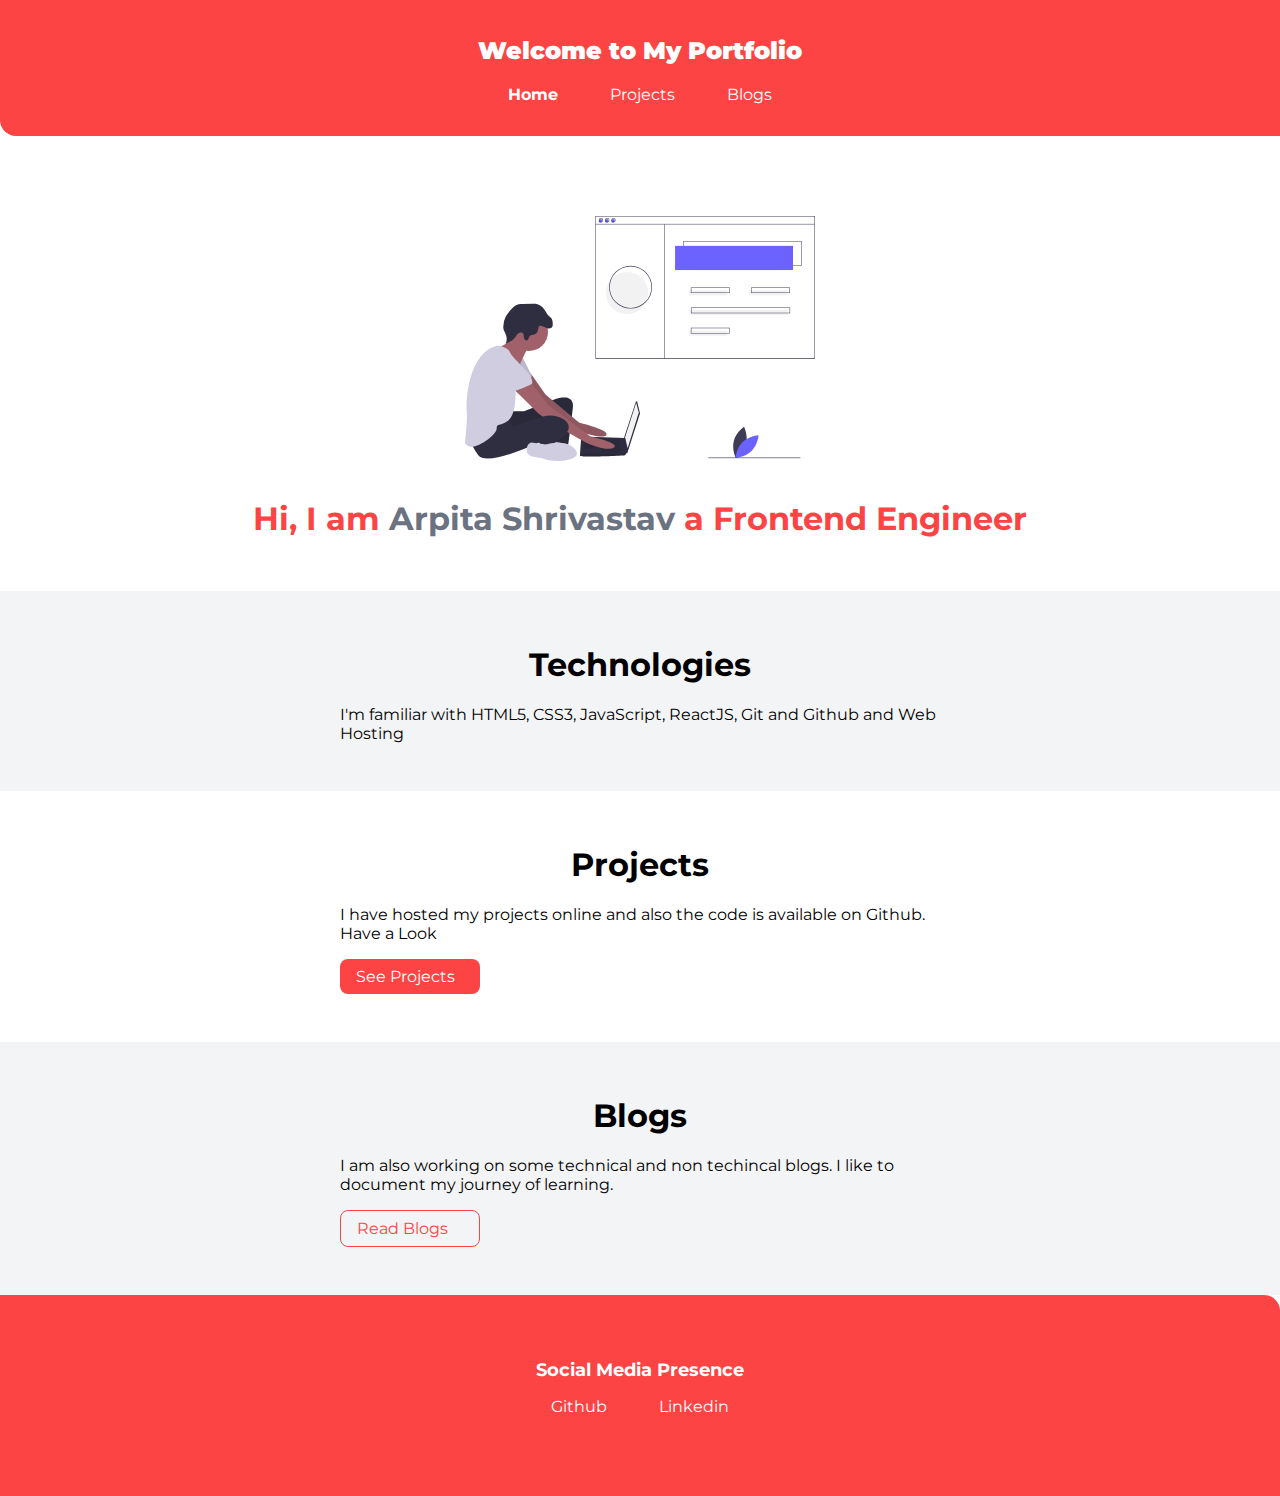
<file: index.html>
<!DOCTYPE html>
<html lang="en">
  <head>
    <meta charset="UTF-8" />
    <meta name="viewport" content="width=device-width, initial-scale=1.0" />
    <title>Portfolio | Arpita Shrivastav</title>
    <link href="styles.css" rel="stylesheet" />
  </head>
  <body>
    <nav class="navigation container">
      <div class="nav-brand" style="text-align: center;">
        <h2><strong>Welcome to My Portfolio</strong></h2>
      </div>
      <ul class="list-non-bullet nav-pills">
        <li class="list-item-inline">
          <a class="link link-active" href="/">Home</a>
        </li>
        <li class="list-item-inline">
          <a class="link" href="/projects.html">Projects</a>
        </li>
        <li class="list-item-inline">
          <a class="link" href="/blogs.html">Blogs</a>
        </li>
      </ul>
    </nav>

    <header class="hero">
      <img class="hero-img" src="images/dev.svg" />

      <h1 class="hero-heading">
        <span class="heading-inverted">Hi, I am</span>

        Arpita Shrivastav
        <span class="heading-inverted"> a Frontend Engineer</span>
      </h1>
    </header>

    <section class="section ow">
      <div class="container container-center">
        <h1>Technologies</h1>
        <p>
          I'm familiar with HTML5, CSS3, JavaScript, ReactJS, Git and Github and
          Web Hosting
        </p>
      </div>
    </section>

    <section class="section">
      <div class="container container-center">
        <h1>Projects</h1>
        <p>
          I have hosted my projects online and also the code is available on
          Github. Have a Look
        </p>
        <a class="link link-primary" href="/projects.html">See Projects</a>
      </div>
    </section>

    <section class="section ow">
      <div class="container container-center">
        <h1>Blogs</h1>
        <p>
          I am also working on some technical and non techincal blogs. I like to
          document my journey of learning.
        </p>
        <a class="link link-secondary" href="/blogs.html">Read Blogs</a>
      </div>
    </section>

    <footer class="footer">
      <div class="footer-header">Social Media Presence</div>
      <ul class="social-links list-non-bullet">
        <li class="list-item-inline">
          <a class="link" href="https://github.com/arpitashrivastav">
            Github
          </a>
        </li>

        <li class="list-item-inline">
          <a class="link" href="https://www.linkedin.com/in/arpitashrivastav">
            Linkedin
          </a>
        </li>
      </ul>
    </footer>
  </body>
</html>
</file>
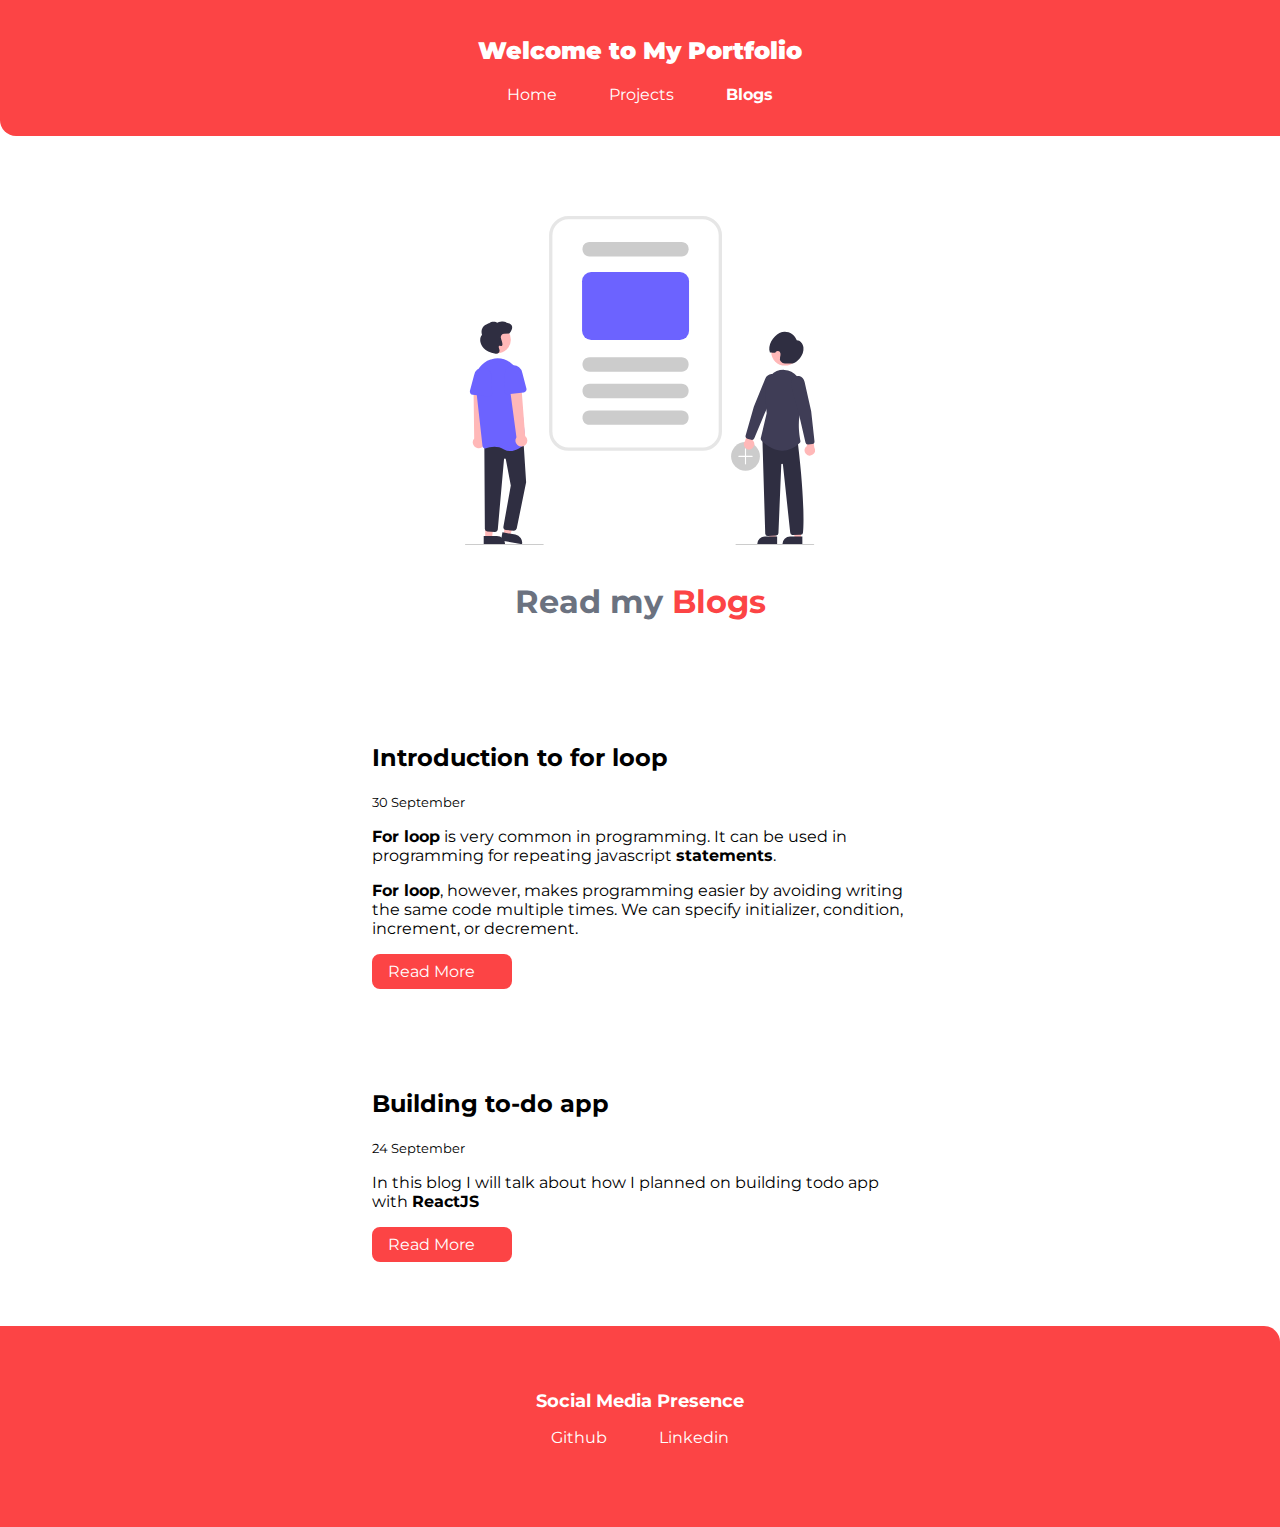
<file: blogs.html>
<!DOCTYPE html>
<html lang="en">

<head>
  <meta charset="UTF-8" />
  <meta name="viewport" content="width=device-width, initial-scale=1.0" />
  <link href="styles.css" rel="stylesheet" />
  <title>Blogs | Arpita Shrivastav</title>
</head>

<body>
  <nav class="navigation container">
    <div class="nav-brand" style="text-align: center;">
      <h2><strong>Welcome to My Portfolio</strong></h2>
    </div>
    <ul class="list-non-bullet nav-pills">
      <li class="list-item-inline">
        <a class="link" href="/">Home</a>
      </li>
      <li class="list-item-inline">
        <a class="link" href="/projects.html">Projects</a>
      </li>
      <li class="list-item-inline">
        <a class="link link-active" href="/blogs.html">Blogs</a>
      </li>
    </ul>
  </nav>

  <header class="hero">
    <img class="hero-img" src="images/blogs.svg" />
    <h1 class="hero-heading">
      Read my <span class="heading-inverted">Blogs</span>
    </h1>
  </header>

  <ul class="list-non-bullet">
    <li class="container container-center">
      <article class="showcase-list container container-center">
        <h2>Introduction to for loop</h2>
        <small>30 September</small>
        <p>
          <b>For loop</b> is very common in programming. It can be used in
          programming for repeating javascript <b>statements</b>.
        </p>
        <p>
          <b>For loop</b>, however, makes programming easier by avoiding writing the
          same code multiple times. We can specify initializer, condition,
          increment, or decrement.
        </p>
        <a role="button" class="link link-primary" href="./dummy-blogs/dummy-blog2.html">Read More</a>
      </article>
    </li>

    <li class="container container-center">
      <article class="showcase-list container container-center">
        <h2>Building to-do app</h2>
        <small>24 September</small>
        <p>
          In this blog I will talk about how I planned on building todo app with <b>ReactJS</b>
        </p>
        <a role="button" class="link link-primary" href="./dummy-blogs/dummy-blog1.html">Read More</a>
      </article>
    </li>
  </ul>

  <footer class="footer">
    <div class="footer-header">Social Media Presence</div>
    <ul class="social-links list-non-bullet">
      <li class="list-item-inline">
        <a class="link" href="https://github.com/arpitashrivastav">
          Github
        </a>
      </li>

      <li class="list-item-inline">
        <a class="link" href="https://www.linkedin.com/in/arpitashrivastav">
          Linkedin
        </a>
      </li>
    </ul>
  </footer>
</body>
</html>
</file>
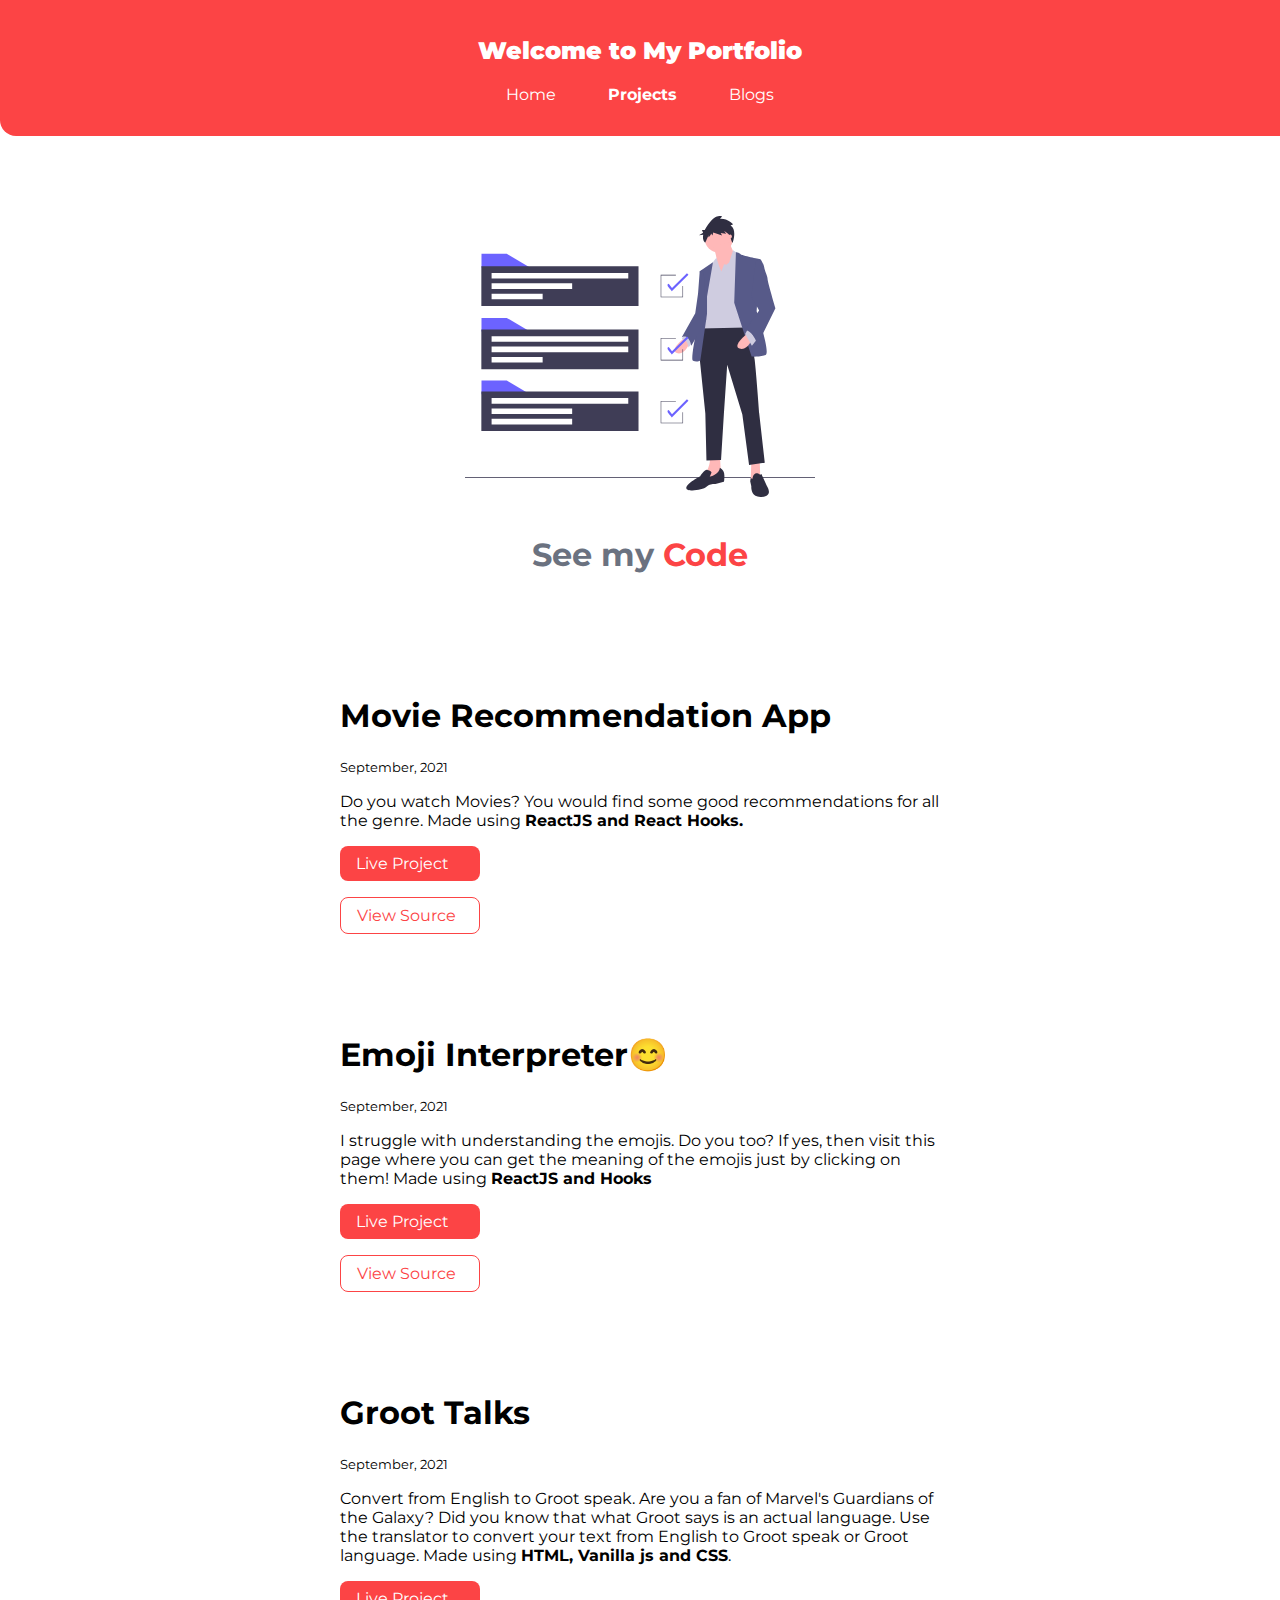
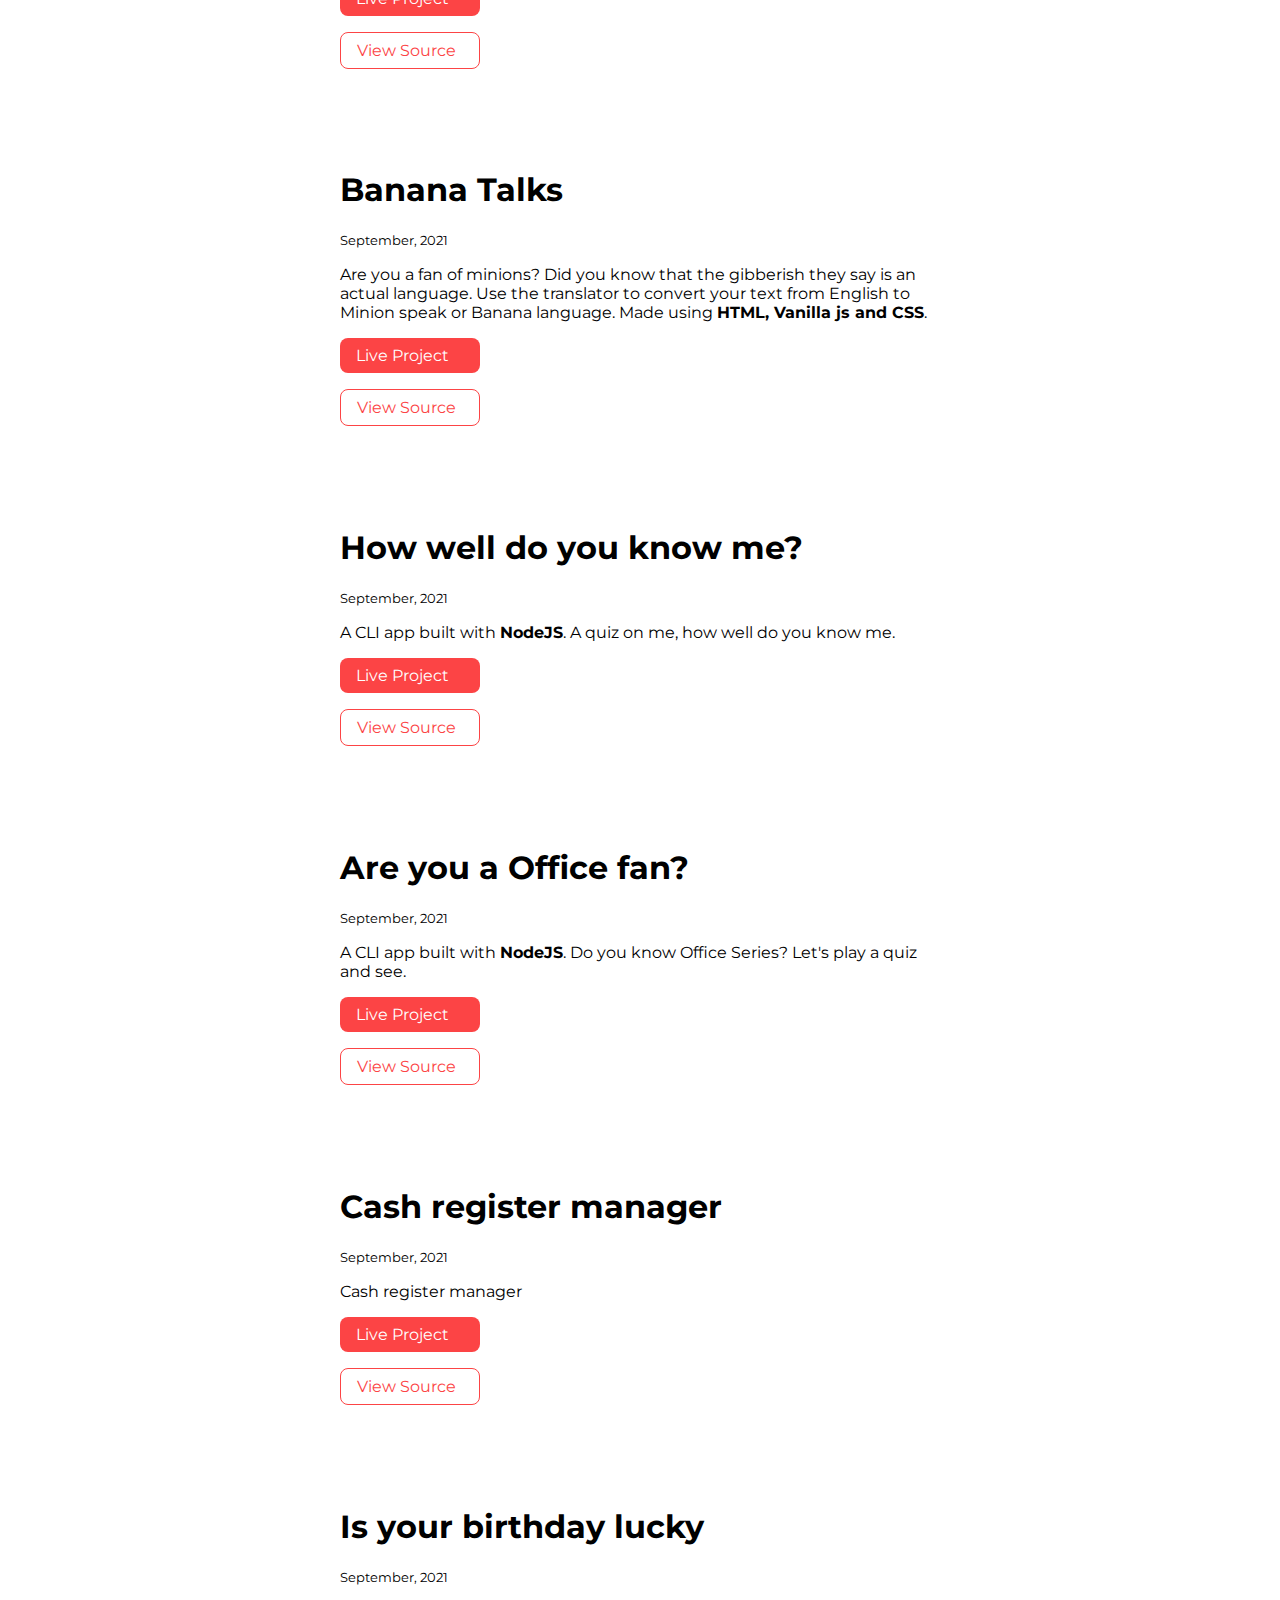
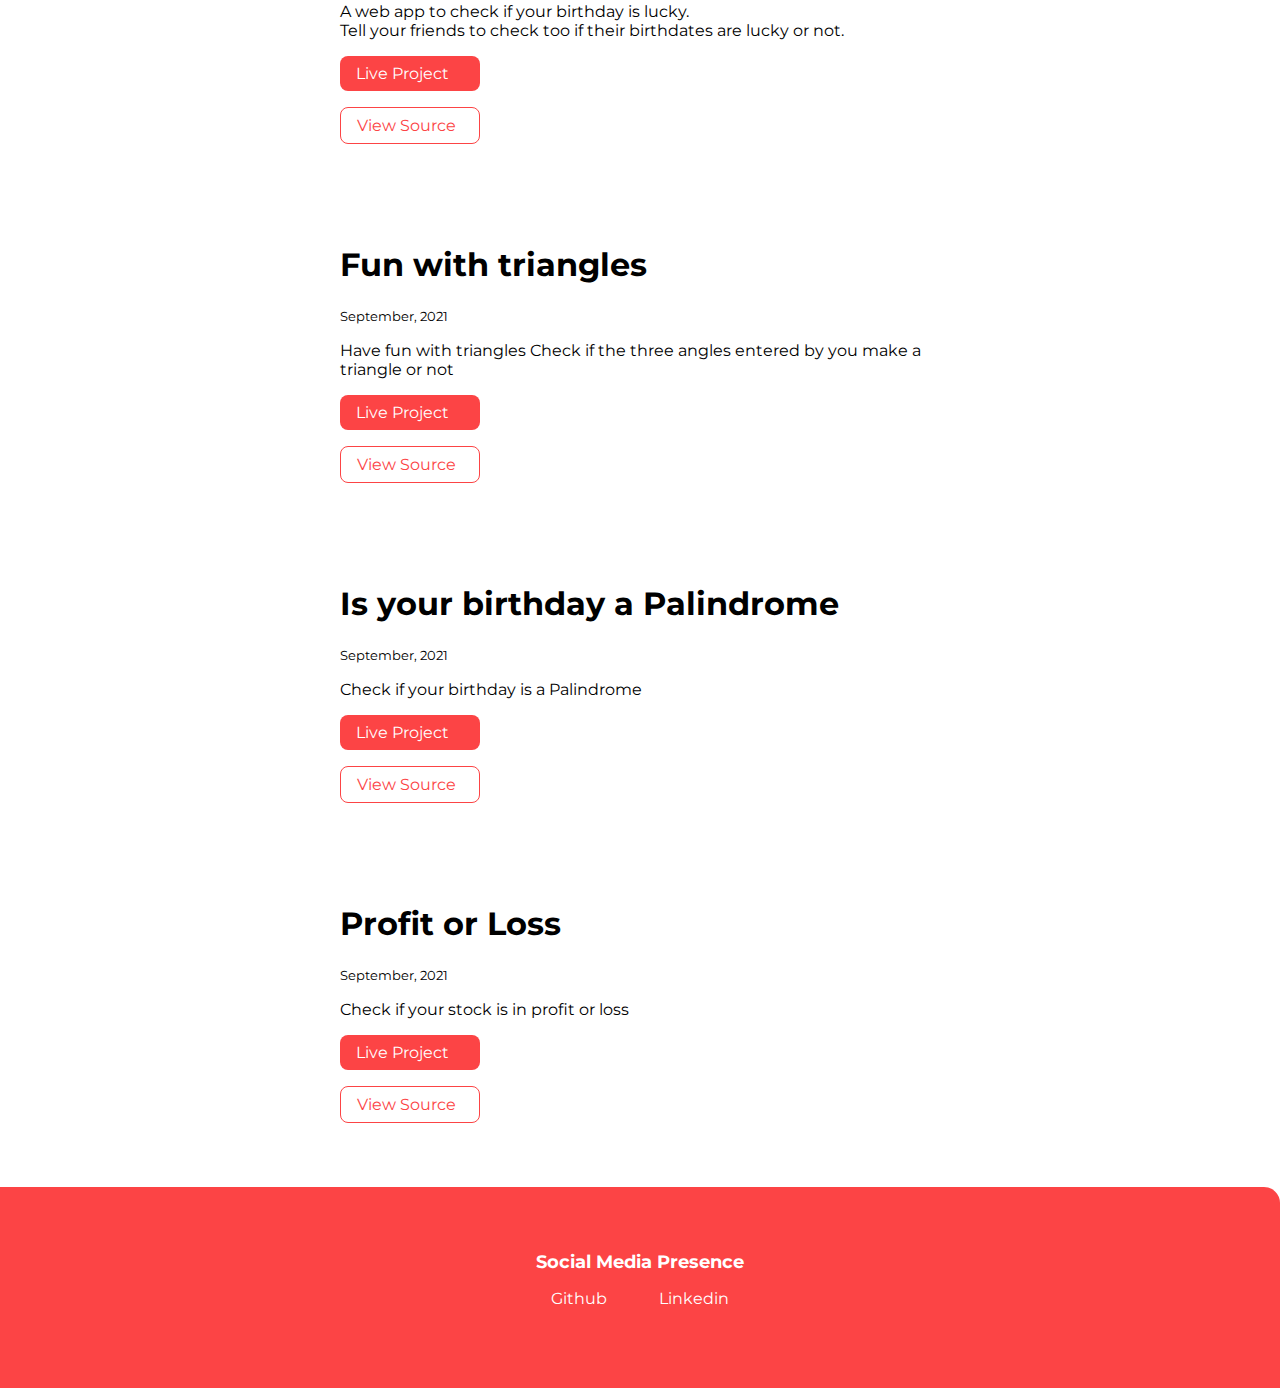
<file: projects.html>
<!DOCTYPE html>
<html lang="en">
  <head>
    <meta charset="UTF-8" />
    <meta name="viewport" content="width=device-width, initial-scale=1.0" />
    <link href="styles.css" rel="stylesheet" />
    <title>Projects | Arpita Shrivastav</title>
  </head>
  <body>
    <nav class="navigation container">
      <div class="nav-brand" style="text-align: center;">
        <h2><strong>Welcome to My Portfolio</strong></h2>
      </div>
      <ul class="list-non-bullet nav-pills">
        <li class="list-item-inline">
          <a class="link" href="/">Home</a>
        </li>
        <li class="list-item-inline">
          <a class="link link-active" href="/projects.html">Projects</a>
        </li>
        <li class="list-item-inline">
          <a class="link" href="/blogs.html">Blogs</a>
        </li>
      </ul>
    </nav>

    <header class="hero">
      <img class="hero-img" src="images/projects.svg" />
      <h1 class="hero-heading">
        See my <span class="heading-inverted"> Code</span>
      </h1>
    </header>

    <ul class="list-non-bullet">
      <li>
        <article class="showcase-list container container-center">
          <h1>Movie Recommendation App</h1>
          <small>September, 2021</small>
          <p>
            Do you watch Movies? You would find some good recommendations for
            all the genre. Made using <strong> ReactJS and React Hooks.</strong>
          </p>

          <a class="link link-primary" href="https://imdb-movie.netlify.app/"
            >Live Project</a
          >
          <a
            class="link link-secondary"
            href="https://github.com/arpitashrivastav/movie-recommendation"
            >View Source</a
          >
        </article>
      </li>

      <li>
        <article class="showcase-list container container-center">
          <h1>Emoji Interpreter😊</h1>
          <small>September, 2021</small>
          <p>
            I struggle with understanding the emojis. Do you too? If yes, then
            visit this page where you can get the meaning of the emojis just by
            clicking on them! Made using <strong>ReactJS and Hooks</strong>
          </p>

          <a
            class="link link-primary"
            href="https://fun-emoji-game.netlify.app/"
            >Live Project</a
          >
          <a
            class="link link-secondary"
            href="https://github.com/arpitashrivastav/emoji-interpreter"
            >View Source</a
          >
        </article>
      </li>

      <li>
        <article class="showcase-list container container-center">
          <h1>Groot Talks</h1>
          <small>September, 2021</small>
          <p>
            Convert from English to Groot speak. Are you a fan of Marvel's
            Guardians of the Galaxy? Did you know that what Groot says is an
            actual language. Use the translator to convert your text from
            English to Groot speak or Groot language. Made using
            <strong>HTML, Vanilla js and CSS</strong>.
          </p>

          <a class="link link-primary" href="https://groot-talkss.netlify.app/"
            >Live Project</a
          >
          <a
            class="link link-secondary"
            href="https://github.com/arpitashrivastav/groot-talks"
            >View Source</a
          >
        </article>
      </li>

      <li>
        <article class="showcase-list container container-center">
          <h1>Banana Talks</h1>
          <small>September, 2021</small>
          <p>
            Are you a fan of minions? Did you know that the gibberish they say
            is an actual language. Use the translator to convert your text from
            English to Minion speak or Banana language. Made using
            <strong>HTML, Vanilla js and CSS</strong>.
          </p>

          <a
            class="link link-primary"
            href="https://i-am-banana-translator.netlify.app/"
            >Live Project</a
          >
          <a
            class="link link-secondary"
            href="https://github.com/arpitashrivastav/learning-js-banana-app"
            >View Source</a
          >
        </article>
      </li>

      <li>
        <article class="showcase-list container container-center">
          <h1>How well do you know me?</h1>
          <small>September, 2021</small>
          <p>
            A CLI app built with <strong>NodeJS</strong>. A quiz on me, how well
            do you know me.
          </p>

          <a
            class="link link-primary"
            href="https://replit.com/@arpitashrivast1/do-you-know-me?embed=true"
            >Live Project</a
          >
          <a
            class="link link-secondary"
            href="https://github.com/arpitashrivastav/do-you-know-me"
            >View Source</a
          >
        </article>
      </li>

      <li>
        <article class="showcase-list container container-center">
          <h1>Are you a Office fan?</h1>
          <small>September, 2021</small>
          <p>
            A CLI app built with <strong>NodeJS</strong>. Do you know Office
            Series? Let's play a quiz and see.
          </p>

          <a
            class="link link-primary"
            href="https://replit.con/@arpitashrivast1/the-office?embed=true"
            >Live Project</a
          >
          <a
            class="link link-secondary"
            href="https://github.com/arpitashrivastav/the-office"
            >View Source</a
          >
        </article>
      </li>

      <li>
        <article class="showcase-list container container-center">
          <h1>Cash register manager</h1>
          <small>September, 2021</small>
          <p>
            Cash register manager
          </p>

          <a
            class="link link-primary"
            href="https://the-cash-register-manager.netlify.app"
            >Live Project</a
          >
          <a
            class="link link-secondary"
            href="https://github.com/arpitashrivastav/cash-register-manager"
            >View Source</a
          >
        </article>
      </li>

      <li>
        <article class="showcase-list container container-center">
          <h1>Is your birthday lucky</h1>
          <small>September, 2021</small>
          <p>
            A web app to check if your birthday is lucky.
            <br />
            Tell your friends to check too if their birthdates are lucky or not.
          </p>

          <a
            class="link link-primary"
            href="https://the-lucky-birthdayy.netlify.app/"
            >Live Project</a
          >
          <a
            class="link link-secondary"
            href="https://github.com/arpitashrivastav/is-your-birthday-lucky"
            >View Source</a
          >
        </article>
      </li>

      <li>
        <article class="showcase-list container container-center">
          <h1>Fun with triangles</h1>
          <small>September, 2021</small>
          <p>
            Have fun with triangles Check if the three angles entered by you
            make a triangle or not
          </p>

          <a
            class="link link-primary"
            href="https://funn-with-triangle.netlify.app"
            >Live Project</a
          >
          <a
            class="link link-secondary"
            href="https://github.com/arpitashrivastav/fun-with-triangles"
            >View Source</a
          >
        </article>
      </li>

      <li>
        <article class="showcase-list container container-center">
          <h1>Is your birthday a Palindrome</h1>
          <small>September, 2021</small>
          <p>
            Check if your birthday is a Palindrome
          </p>

          <a
            class="link link-primary"
            href="https://palindrome-birthdayyy.netlify.app/"
            >Live Project</a
          >
          <a
            class="link link-secondary"
            href="https://github.com/arpitashrivastav/palindrome-birthday"
            >View Source</a
          >
        </article>
      </li>

      <li>
        <article class="showcase-list container container-center">
          <h1>Profit or Loss</h1>
          <small>September, 2021</small>
          <p>
            Check if your stock is in profit or loss
          </p>

          <a
            class="link link-primary"
            href="https://the-stock-purchase.netlify.app/"
            >Live Project</a
          >
          <a
            class="link link-secondary"
            href="https://github.com/arpitashrivastav/stock-purchase"
            >View Source</a
          >
        </article>
      </li>
    </ul>

    <footer class="footer">
      <div class="footer-header">Social Media Presence</div>
      <ul class="social-links list-non-bullet">
        <li class="list-item-inline">
          <a class="link" href="https://github.com/arpitashrivastav">
            Github
          </a>
        </li>

        <li class="list-item-inline">
          <a class="link" href="https://www.linkedin.com/in/arpitashrivastav">
            Linkedin
          </a>
        </li>
      </ul>
    </footer>
  </body>
</html>
</file>
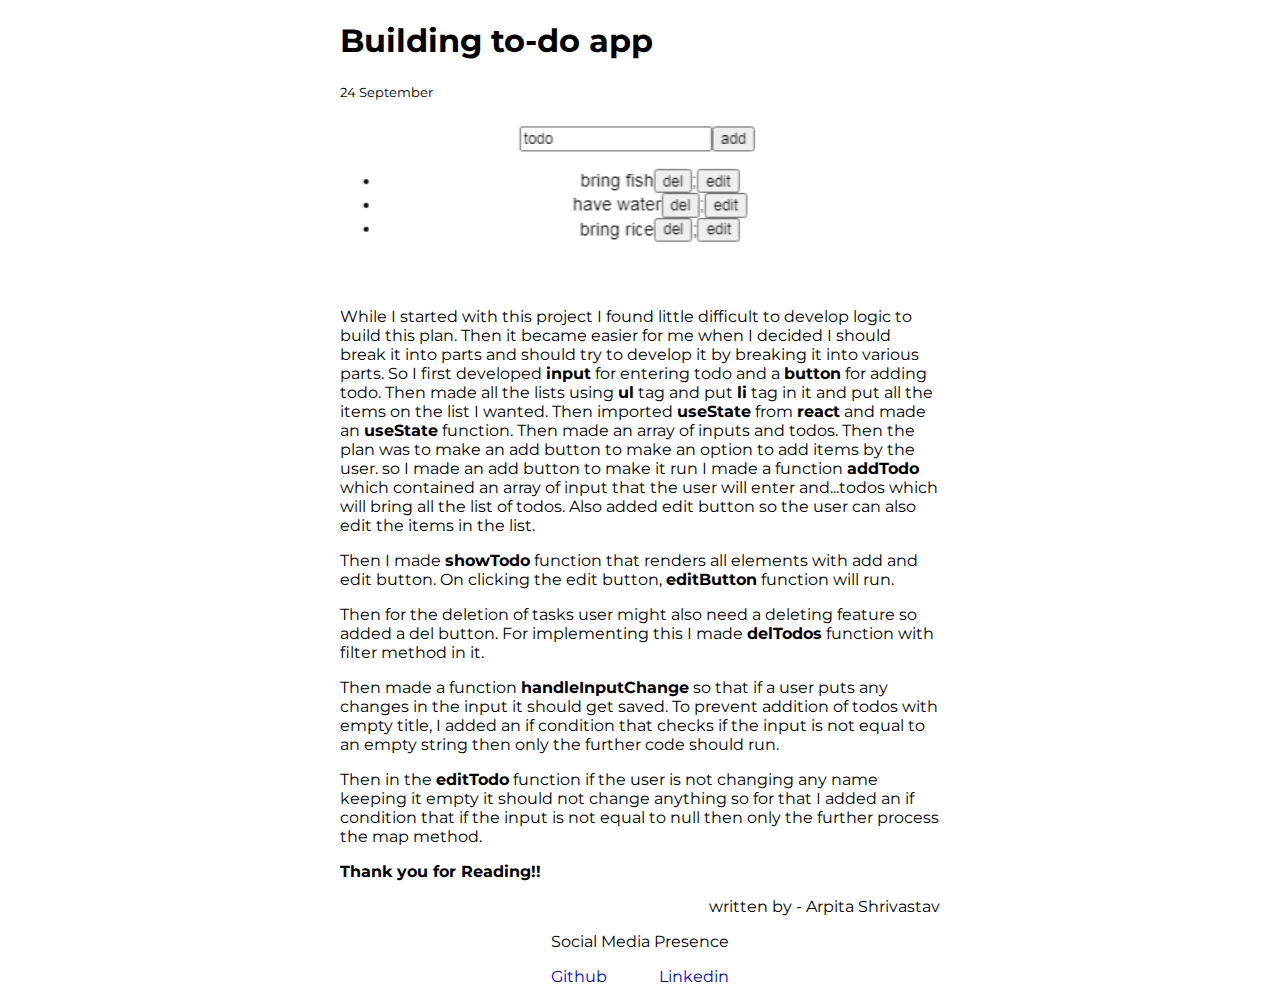
<file: dummy-blogs/dummy-blog1.html>
<!DOCTYPE html>
<html lang="en">

<head>
  <meta charset="UTF-8" />
  <meta name="viewport" content="width=device-width, initial-scale=1.0" />
  <link rel="stylesheet" href="../styles.css" />
  <title>Building to-do app</title>
</head>

<body class="container container-center">
  <h1>Building to-do app</h1>
  <small>24 September</small>
  <br />
  <br />
  <div>
    <img src="image/to-do.png" alt="todo app image" class="hero-img" width="600" />
  </div>
  <p>
    While I started with this project I found little difficult to develop logic to build this plan. Then it became
    easier
    for me when
    I decided I should break it into parts and should try to develop it by breaking it into various parts. So I first
    developed <b>input</b> for entering todo and a <b>button</b> for adding todo. Then made all the lists using
    <b>ul</b> tag and put <b>li</b> tag in
    it and put all the items on the list I wanted. Then imported <b>useState</b> from <b>react</b> and made an
    <b>useState</b> function.
    Then made an array of inputs and todos. Then the plan was to make an add button to make an option to add items by
    the user. so I made an add button to make it run I made a function <b>addTodo</b> which contained an array of input
    that
    the user will enter and...todos which will bring all the list of todos.
    Also added edit button so the user can also edit the items in the list.

  </p>
  <p>

    Then I made <b>showTodo</b> function that renders all elements with add and edit button. On clicking the edit
    button, <b>editButton</b> function will run.
  </p>

  <p>
    Then for the deletion of tasks user might also need a deleting feature so added a del button. For implementing this
    I made <b>delTodos</b> function with filter method in it.

  </p>
  <p> Then made a function <b>handleInputChange</b> so that if a user puts any changes in the input it should get saved. 
  To prevent addition of todos with empty title, I added an if condition that checks if the
    input is not equal to an empty string then only the further code should run.
  </p>
  <p>Then in the <b>editTodo</b> function if the user is not changing any name keeping it empty it should not change
    anything
    so for that I added an if condition that if the input is not equal to null then only the further process the map
    method.</p>
  <p><b>Thank you for Reading!!</b></p>

  <p style="text-align: right;">written by - Arpita Shrivastav</p>
  <footer class="container container-center">
    <div style="text-align: center;">Social Media Presence</div>
    <ul class="social-links list-non-bullet" style="text-align: center;">
      <li class="list-item-inline">
        <a class="link" href="https://github.com/arpitashrivastav">
          Github
        </a>
      </li>

      <li class="list-item-inline">
        <a class="link" href="https://www.linkedin.com/in/arpitashrivastav">
          Linkedin
        </a>
      </li>
    </ul>
  </footer>
</body>

</html>
</file>
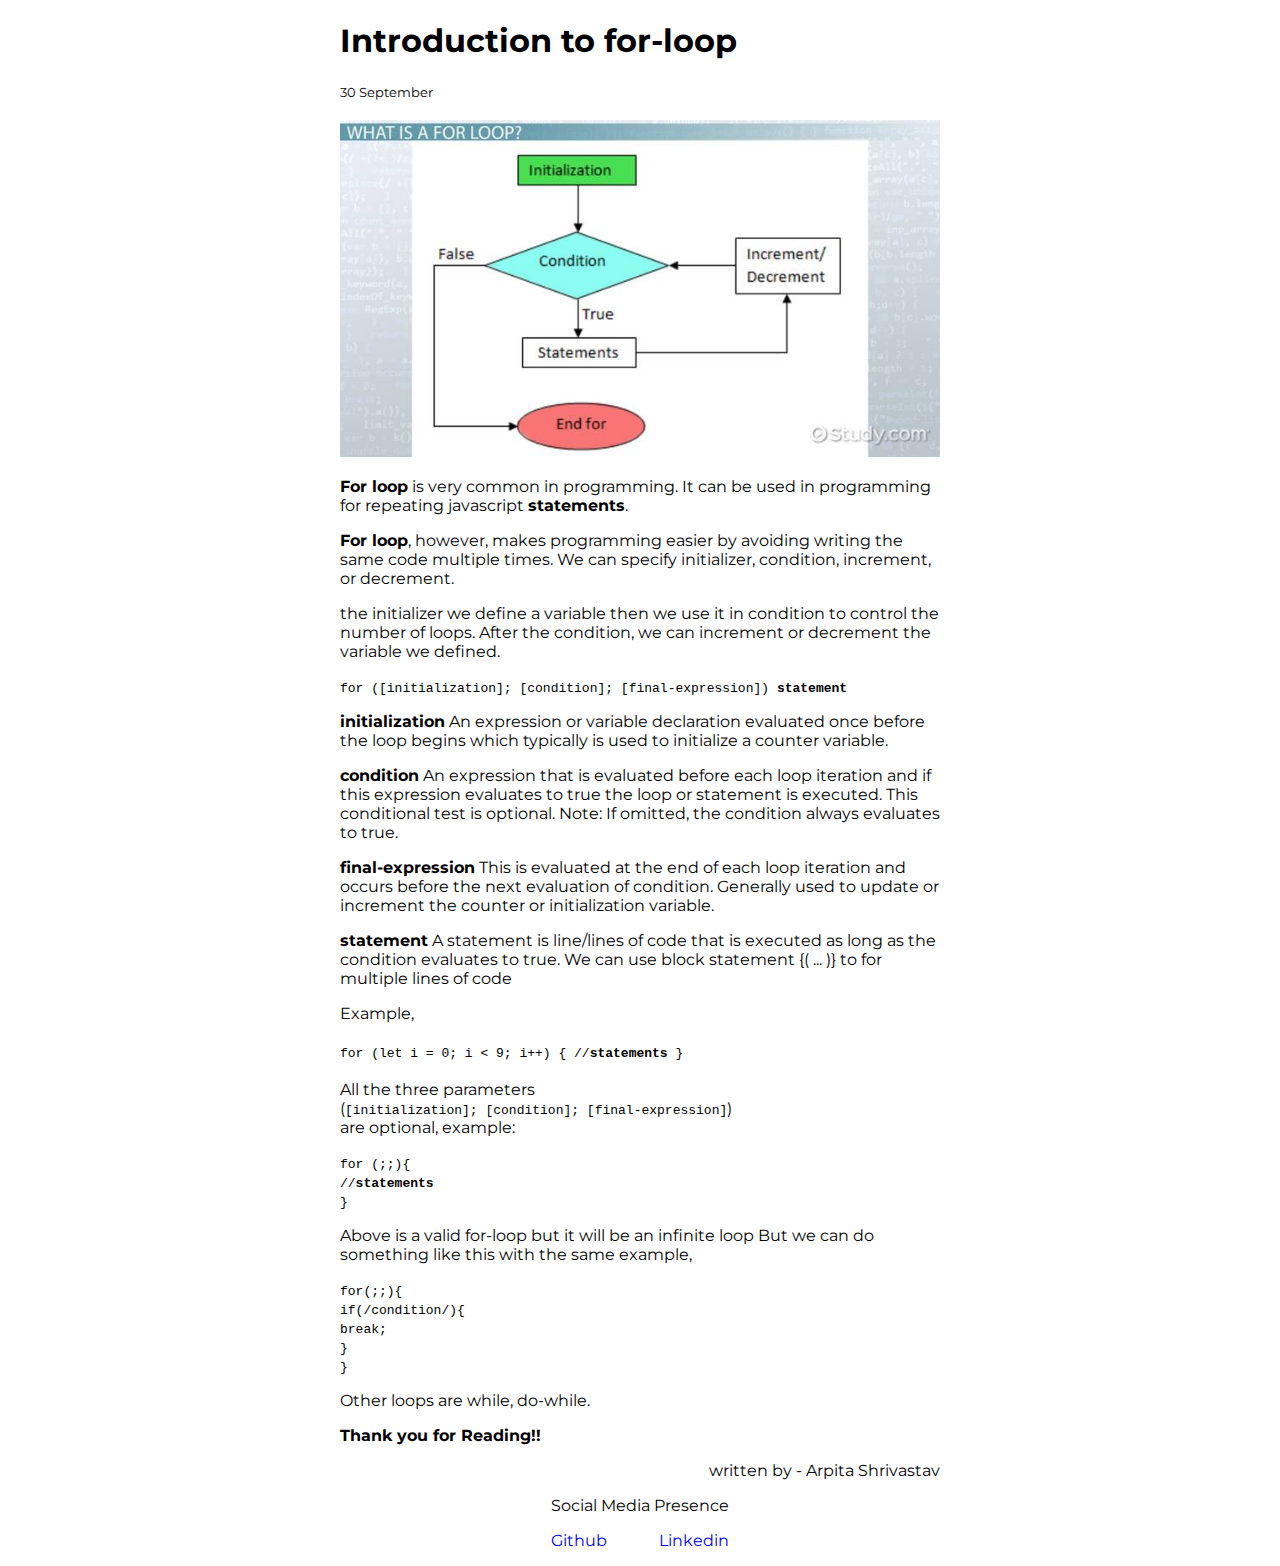
<file: dummy-blogs/dummy-blog2.html>
<!DOCTYPE html>
<html lang="en">

<head>
  <meta charset="UTF-8" />
  <meta name="viewport" content="width=device-width, initial-scale=1.0" />
  <link rel="stylesheet" href="../styles.css" />
  <title>For Loop</title>
</head>

<body class="container container-center">
  <h1>Introduction to for-loop</h1>
  <small>30 September</small>
  <br />
  <br />
  <div>
    <img src="image/for-loop.jpeg" alt="for loop image" class="hero-img" width="600" />
  </div>
  <p>
    <b>For loop</b> is very common in programming. It can be used in
    programming for repeating javascript <b>statements</b>.
  </p>
  <p>
    <b>For loop</b>, however, makes programming easier by avoiding writing the
    same code multiple times. We can specify initializer, condition,
    increment, or decrement.
  </p>
  <p>
    the initializer we define a variable then we use it in condition to
    control the number of loops. After the condition, we can increment or
    decrement the variable we defined.
  </p>
  <p>
    <code>
				for ([initialization]; [condition]; [final-expression])
				<b>statement </b>
			</code>
  </p>
  <p>
	<strong>initialization</strong>
	An expression or variable declaration evaluated once before the loop begins which
	typically is used to initialize a counter variable.
  </p>
  <p>
	<strong>condition</strong>
	An expression that is evaluated before each loop iteration and if this expression
	evaluates to true the loop or statement is executed. This conditional test is optional.
	Note: If omitted, the condition always evaluates to true.
  </p>
  <p>
	<strong>final-expression</strong>
	This is evaluated at the end of each loop iteration and occurs before the next evaluation
	of condition. Generally used to update or increment the counter or initialization variable.
  </p>
  <p>
	<strong>statement</strong>
	A statement is line/lines of code that is executed as long as the condition evaluates to true.
	We can use block statement {( ... )} to for multiple lines of code
  </p>
  Example,
  <br />
  <br />
  <code> for (let i = 0; i < 9; i++) { //<b>statements</b> } </code>
  <br />
  <br />
  All the three parameters
  <br />
  (<code>[initialization]; [condition]; [final-expression]</code>)
  <br />
  are optional, example:
  <p>
    <code>
				for (;;){
				<br />
				//<b>statements</b>
				<br />
				}
			</code>
  </p>
  Above is a valid for-loop but it will be an infinite loop But we can do
  something like this with the same example,
  <p>
    <code>
				for(;;){
				<br />
				if(/condition/){
				<br />
				break;
				<br />
				}
				<br />
				}
			</code>
  </p>
  Other loops are while, do-while.

  <p><b>Thank you for Reading!!</b></p>

  <p style="text-align: right">written by - Arpita Shrivastav</p>
  <footer class="container container-center">
    <div style="text-align: center">Social Media Presence</div>
    <ul class="social-links list-non-bullet" style="text-align: center">
      <li class="list-item-inline">
        <a class="link" href="https://github.com/arpitashrivastav">
          Github
        </a>
      </li>

      <li class="list-item-inline">
        <a class="link" href="https://www.linkedin.com/in/arpitashrivastav">
          Linkedin
        </a>
      </li>
    </ul>
  </footer>
</body>

</html>
</file>
<file: styles.css>
@import url("https://fonts.googleapis.com/css2?family=Montserrat:wght@400;700&display=swap");

:root {
  --primary-color: #fc4445;
  --off-white: #f3f4f6;
  --dark-gray: #6b7280;
}

body {
  font-family: "Montserrat", sans-serif;
  margin: 0px;
}

hr {
  margin: 2rem 0rem;
}

/** spaces **/

.margin-md {
  margin: 2rem;
}

/** container **/
.container {
  padding: 0rem 1rem;
}

.container-center {
  max-width: 600px;
  margin: auto;
}

/** links **/
.link {
  box-sizing: border-box;
  text-decoration: none;
  padding: 0.5rem 1rem;
}

.link-primary {
  background-color: var(--primary-color);
  border-radius: 0.5rem;
  color: white;
  display: block;
  max-width: 140px;
  margin: 1rem 1rem 1rem 0rem;
}

.link-secondary {
  color: var(--primary-color);
  border-radius: 0.5rem;
  border: 1px solid var(--primary-color);
  display: block;
  max-width: 140px;
  margin: 1rem 1rem 1rem 0rem;
}

/** look into BEM naming convention for CSS **/

/** lists **/

.list-non-bullet {
  list-style: none;
  padding-inline-start: 0px;
}

.list-item-inline {
  display: inline;
  padding: 0rem 0.5rem;
}

/** navigation **/

.navigation {
  background-color: var(--primary-color);
  color: white;
  padding: 1rem;
  border-bottom-left-radius: 1rem;
}

.navigation .nav-brand {
  font-weight: bold;
}

.navigation .nav-pills {
  text-align: center;
}

.navigation .link {
  color: white;
}

.navigation .link-active {
  font-weight: bold;
}

/** header **/

.hero {
  padding: 2rem;
  padding-top: 5rem;
}

.hero .hero-img {
  max-width: 80%;
  width: 350px;
  display: block;
  margin: auto;
}

.hero .hero-heading {
  text-align: center;
  padding-top: 1rem;
  color: var(--dark-gray);
}

.hero .hero-heading .heading-inverted {
  color: var(--primary-color);
}

/** sections **/

.section {
  padding: 2rem;
}

.section h1 {
  text-align: center;
}

.ow {
  background-color: var(--off-white);
}

/** footers **/

.footer {
  background-color: var(--primary-color);
  padding: 4rem 1rem;
  text-align: center;
  color: white;
  border-top-right-radius: 1rem;
}

.footer .link {
  color: white;
}

.footer .footer-header {
  font-weight: bold;
  font-size: large;
}

.footer ul {
  padding-inline-start: 0px;
}

/** projects **/
.showcase-list {
  padding: 2rem;
}

/** blogs **/
.showcase-blog {
  padding-bottom: 6rem;
}
</file>
